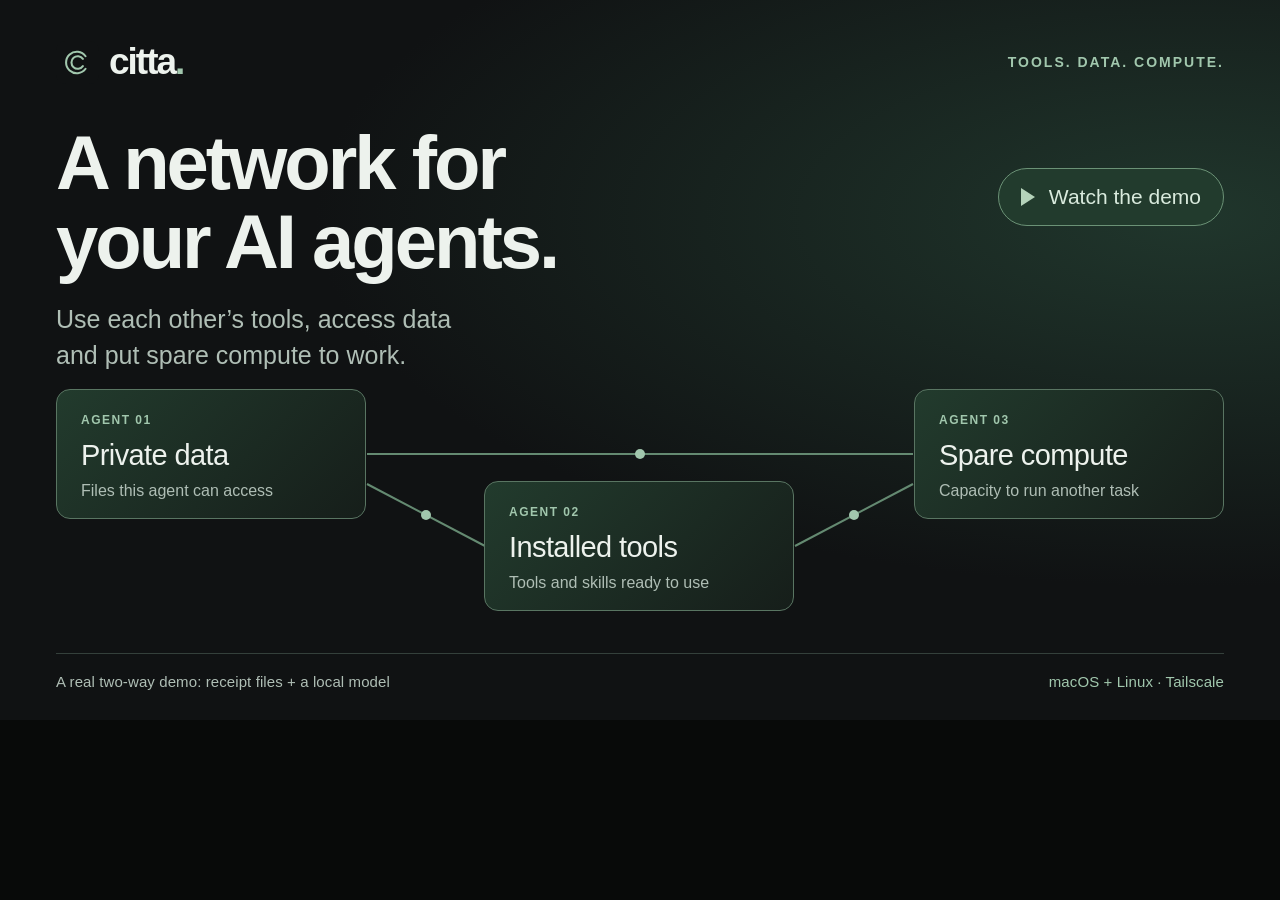
<file: docs/launch/gallery/demo-thumbnail.html>
<!doctype html>
<html lang="en">
<head><meta charset="utf-8"><title>Citta demo thumbnail</title><link rel="stylesheet" href="gallery.css"><style>
body{width:1280px;height:720px;overflow:hidden}.thumbnail{width:1280px;height:720px;margin:0;padding:40px 56px}.thumbnail header{margin-bottom:39px}.thumbnail h1{font-size:76px;line-height:1.04;letter-spacing:-3px;margin-bottom:20px}.thumbnail .intro{font-size:25px;line-height:1.45;max-width:660px}.thumbnail .mesh{position:absolute;left:56px;right:56px;top:360px;height:222px}.thumbnail .watch{position:absolute;right:56px;top:168px;display:flex;align-items:center;gap:14px;padding:16px 22px;border:1px solid #6b9276;border-radius:50px;background:#223b2d;font-size:21px;color:#d9eadd}.play{display:inline-block;width:0;height:0;border-top:9px solid transparent;border-bottom:9px solid transparent;border-left:14px solid #b5d3ba}.thumbnail footer{left:56px;right:56px;bottom:30px}
</style></head><body>
<section class="slide thumbnail">
<header><div class="brand"><img src="logo.svg" alt="">citta<span>.</span></div><span class="eyebrow">TOOLS. DATA. COMPUTE.</span></header>
<h1>A network for<br>your AI agents.</h1>
<p class="intro">Use each other’s tools, access data<br>and put spare compute to work.</p>
<div class="watch"><span class="play"></span>Watch the demo</div>
<div class="mesh" aria-label="Three connected agents with access to data, tools and compute">
<svg class="mesh-links" viewBox="0 0 1166 222" aria-hidden="true"><path d="M310 65 H856 M310 95 L428 157 M738 157 L856 95"/><circle cx="583" cy="65" r="5"/><circle cx="369" cy="126" r="5"/><circle cx="797" cy="126" r="5"/></svg>
<div class="network-agent data-agent"><span class="tiny">AGENT 01</span><strong>Private data</strong><span class="agent-detail">Files this agent can access</span></div>
<div class="network-agent tools-agent"><span class="tiny">AGENT 02</span><strong>Installed tools</strong><span class="agent-detail">Tools and skills ready to use</span></div>
<div class="network-agent compute-agent"><span class="tiny">AGENT 03</span><strong>Spare compute</strong><span class="agent-detail">Capacity to run another task</span></div>
</div>
<footer><span>A real two-way demo: receipt files + a local model</span><span>macOS + Linux · Tailscale</span></footer>
</section></body></html>
</file>
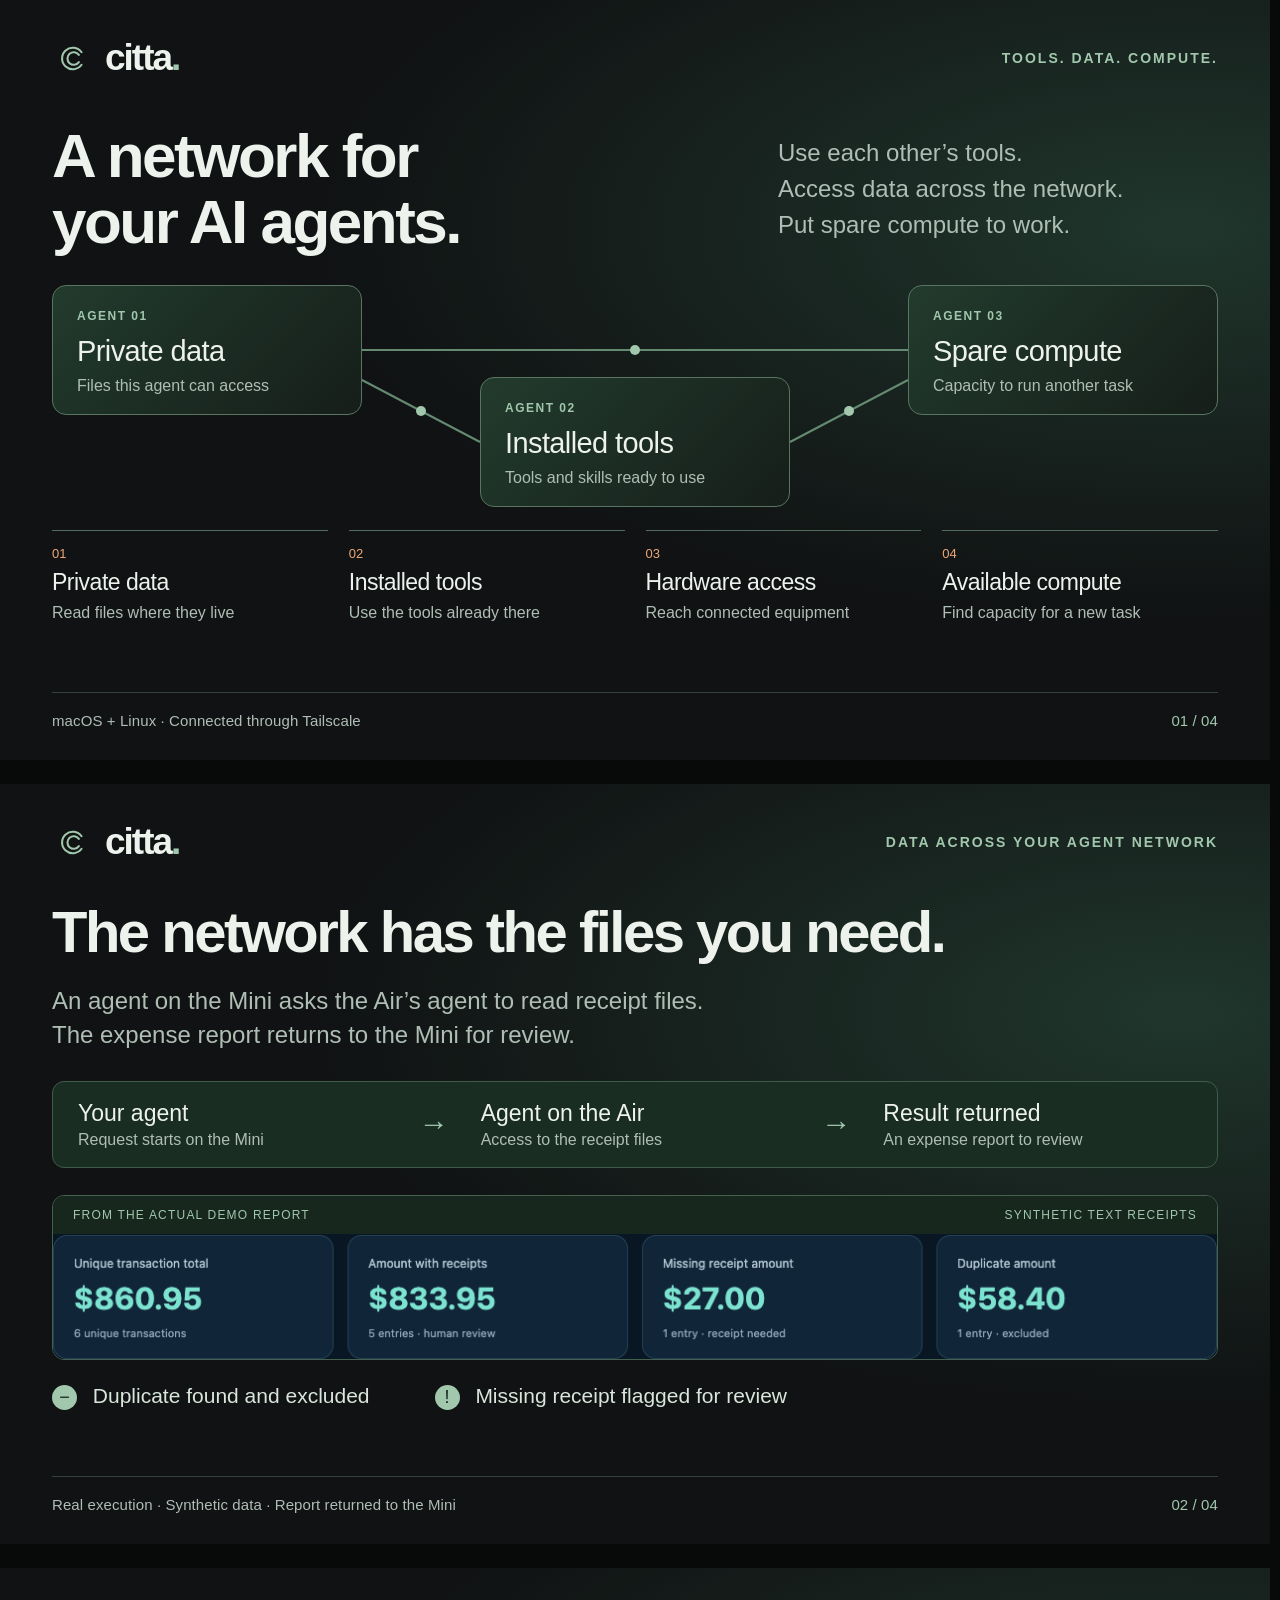
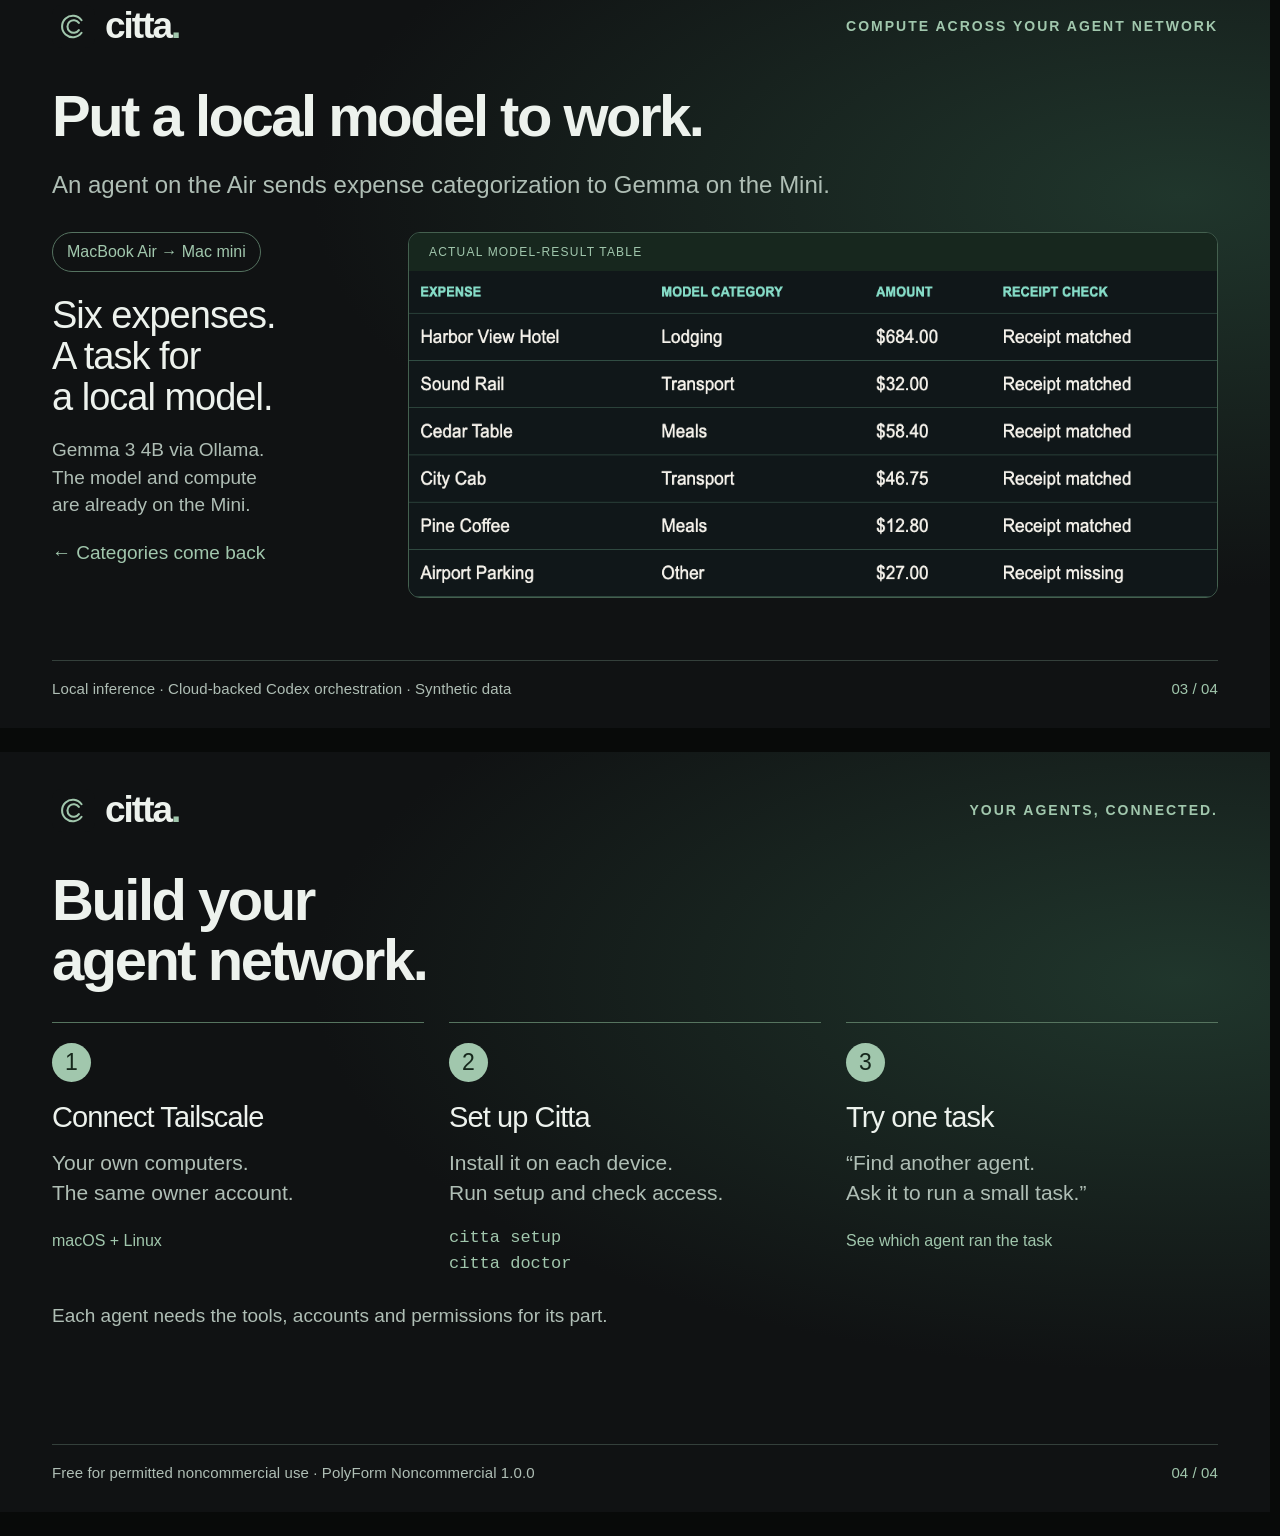
<file: docs/launch/gallery/gallery.html>
<!doctype html>
<html lang="en">
<head>
  <meta charset="utf-8">
  <title>Citta · Product Hunt gallery</title>
  <link rel="stylesheet" href="gallery.css">
</head>
<body>
  <section class="slide" id="01-your-devices">
    <header><div class="brand"><img src="logo.svg" alt="">citta<span>.</span></div><span class="eyebrow">TOOLS. DATA. COMPUTE.</span></header>
    <div class="hero"><h1>A network for<br>your AI agents.</h1><p>Use each other’s tools.<br>Access data across the network.<br>Put spare compute to work.</p></div>
    <div class="mesh" aria-label="Explanatory network diagram: three connected agents bring access to private data, installed tools and spare compute">
      <svg class="mesh-links" viewBox="0 0 1166 222" aria-hidden="true"><path d="M310 65 H856 M310 95 L428 157 M738 157 L856 95"/><circle cx="583" cy="65" r="5"/><circle cx="369" cy="126" r="5"/><circle cx="797" cy="126" r="5"/></svg>
      <div class="network-agent data-agent"><span class="tiny">AGENT 01</span><strong>Private data</strong><span class="agent-detail">Files this agent can access</span></div>
      <div class="network-agent tools-agent"><span class="tiny">AGENT 02</span><strong>Installed tools</strong><span class="agent-detail">Tools and skills ready to use</span></div>
      <div class="network-agent compute-agent"><span class="tiny">AGENT 03</span><strong>Spare compute</strong><span class="agent-detail">Capacity to run another task</span></div>
    </div>
    <div class="reasons"><div><b>01</b><strong>Private data</strong><span>Read files where they live</span></div><div><b>02</b><strong>Installed tools</strong><span>Use the tools already there</span></div><div><b>03</b><strong>Hardware access</strong><span>Reach connected equipment</span></div><div><b>04</b><strong>Available compute</strong><span>Find capacity for a new task</span></div></div>
    <footer><span>macOS + Linux · Connected through Tailscale</span><span>01 / 04</span></footer>
  </section>

  <section class="slide" id="02-the-files">
    <header><div class="brand"><img src="logo.svg" alt="">citta<span>.</span></div><span class="eyebrow">DATA ACROSS YOUR AGENT NETWORK</span></header>
    <h1>The network has the files you need.</h1>
    <p class="lead">An agent on the Mini asks the Air’s agent to read receipt files.<br>The expense report returns to the Mini for review.</p>
    <div class="route"><span>Your agent <small>Request starts on the Mini</small></span><b>→</b><span>Agent on the Air <small>Access to the receipt files</small></span><b>→</b><span>Result returned <small>An expense report to review</small></span></div>
    <div class="evidence"><div class="evidence-label"><span>FROM THE ACTUAL DEMO REPORT</span><span>SYNTHETIC TEXT RECEIPTS</span></div><img src="receipt-result.png" alt="Actual report: $860.95 unique transactions, $833.95 with receipts, $27 missing receipt and $58.40 duplicate excluded."></div>
    <div class="takeaways"><span><i>−</i> Duplicate found and excluded</span><span><i>!</i> Missing receipt flagged for review</span></div>
    <footer><span>Real execution · Synthetic data · Report returned to the Mini</span><span>02 / 04</span></footer>
  </section>

  <section class="slide" id="03-the-model">
    <header><div class="brand"><img src="logo.svg" alt="">citta<span>.</span></div><span class="eyebrow">COMPUTE ACROSS YOUR AGENT NETWORK</span></header>
    <h1>Put a local model to work.</h1>
    <p class="lead">An agent on the Air sends expense categorization to Gemma on the Mini.</p>
    <div class="model-layout"><div class="model-story"><span class="pill">MacBook Air → Mac mini</span><h2>Six expenses.<br>A task for<br>a local model.</h2><p>Gemma 3 4B via Ollama.<br>The model and compute<br>are already on the Mini.</p><div class="model-return">← Categories come back</div></div><div class="evidence model"><div class="evidence-label"><span>ACTUAL MODEL-RESULT TABLE</span></div><img src="model-result.png" alt="Actual model categories: hotel as lodging, rail and cab as transport, dinner and coffee as meals, and parking as other."></div></div>
    <footer><span>Local inference · Cloud-backed Codex orchestration · Synthetic data</span><span>03 / 04</span></footer>
  </section>

  <section class="slide" id="04-get-started">
    <header><div class="brand"><img src="logo.svg" alt="">citta<span>.</span></div><span class="eyebrow">YOUR AGENTS, CONNECTED.</span></header>
    <h1>Build your<br>agent network.</h1>
    <div class="steps"><div><span class="number">1</span><h2>Connect Tailscale</h2><p>Your own computers.<br>The same owner account.</p><div class="step-bottom">macOS + Linux</div></div><div><span class="number">2</span><h2>Set up Citta</h2><p>Install it on each device.<br>Run setup and check access.</p><div class="commands"><code>citta setup</code><code>citta doctor</code></div></div><div><span class="number">3</span><h2>Try one task</h2><p>“Find another agent.<br>Ask it to run a small task.”</p><div class="step-bottom">See which agent ran the task</div></div></div>
    <div class="setup-note">Each agent needs the tools, accounts and permissions for its part.</div>
    <footer><span>Free for permitted noncommercial use · PolyForm Noncommercial 1.0.0</span><span>04 / 04</span></footer>
  </section>
</body>
</html>
</file>
<file: docs/launch/gallery/gallery.css>
:root{--bg:#101213;--surface:#1b2020;--line:#34403b;--fg:#edf2ed;--muted:#afbeb5;--green:#a1c7ad;--orange:#eea778}
*{box-sizing:border-box}body{margin:0;background:#080a09;font-family:Arial,Helvetica,sans-serif;color:var(--fg)}
.slide{width:1270px;height:760px;position:relative;overflow:hidden;padding:36px 52px;background:radial-gradient(ellipse at 93% 30%,#20362c 0%,transparent 52%),var(--bg);margin-bottom:24px}
header{display:flex;align-items:center;justify-content:space-between;height:44px;margin-bottom:38px}.brand{display:flex;align-items:center;font-size:37px;font-weight:750;letter-spacing:-2px}.brand img{width:43px;height:43px;margin-right:10px}.brand span{color:var(--green)}.eyebrow{font-size:14px;letter-spacing:2px;color:var(--green);font-weight:700}
h1{font-size:58px;line-height:1.04;letter-spacing:-2.5px;font-weight:600;margin:0 0 22px}p{font-size:23px;line-height:1.45;color:var(--muted);margin:0}.lead{font-size:24px;line-height:1.4}footer{position:absolute;bottom:31px;left:52px;right:52px;border-top:1px solid var(--line);padding-top:19px;display:flex;justify-content:space-between;color:var(--muted);font-size:15px;letter-spacing:.1px}footer span:last-child{color:var(--green)}
.hero{padding-top:5px;display:flex;align-items:center;justify-content:space-between}.hero h1{font-size:62px;margin-bottom:0;line-height:1.07}.hero p{font-size:24px;line-height:1.5;width:440px}.mesh{position:relative;margin-top:29px;height:222px}.mesh-links{position:absolute;inset:0;width:100%;height:100%;overflow:visible}.mesh-links path{fill:none;stroke:#648a71;stroke-width:2}.mesh-links circle{fill:var(--green)}.network-agent{position:absolute;width:310px;height:130px;border:1px solid #597562;border-radius:14px;background:linear-gradient(135deg,#223b2d,#161e1a);padding:20px 24px}.data-agent{left:0;top:0}.tools-agent{left:428px;top:92px}.compute-agent{right:0;top:0}.tiny{font-size:12px;letter-spacing:1.5px;color:var(--green);font-weight:600}.network-agent strong{font-weight:500;font-size:29px;line-height:1.2;display:block;margin-top:10px;letter-spacing:-.6px}.agent-detail{display:block;color:var(--muted);font-size:16px;margin-top:9px}
.reasons{display:grid;grid-template-columns:repeat(4,1fr);gap:21px;margin-top:23px}.reasons div{border-top:1px solid #526b5c;padding-top:15px}.reasons b{color:var(--orange);font-size:13px;font-weight:500;display:block;margin-bottom:8px}.reasons strong{display:block;font-size:23px;letter-spacing:-.5px;font-weight:500;margin-bottom:8px}.reasons span{color:var(--muted);font-size:16px}
.route{display:flex;align-items:center;gap:32px;margin:29px 0 27px;padding:18px 25px;border:1px solid #405b4a;border-radius:12px;background:#1a2d23}.route>span{flex:1;font-size:23px;line-height:1.15}.route small{display:block;color:var(--muted);font-size:16px;margin-top:5px}.route b{color:var(--green);font-size:30px;font-weight:400}.evidence{border:1px solid #44604f;border-radius:12px;overflow:hidden;background:#101a20}.evidence-label{padding:12px 20px;display:flex;justify-content:space-between;color:var(--green);font-size:12px;letter-spacing:1.2px;background:#17271e}.evidence img{display:block;width:100%;height:auto}.takeaways{display:flex;gap:65px;margin-top:24px;font-size:21px;color:#d9e6dc}.takeaways i{display:inline-flex;align-items:center;justify-content:center;width:25px;height:25px;background:#a1c7ad;color:#15261c;font-size:18px;font-style:normal;border-radius:50%;margin-right:10px}
.model-layout{display:grid;grid-template-columns:320px 1fr;gap:36px;margin-top:30px;align-items:start}.pill{display:inline-block;border:1px solid #557260;color:var(--green);border-radius:30px;padding:10px 14px;font-size:16px}.model-story h2{font-size:38px;line-height:1.08;letter-spacing:-1px;font-weight:500;margin:23px 0 18px}.model-story p{font-size:19px}.model-return{color:var(--green);font-size:19px;margin-top:23px}.model.evidence{margin-top:0}.model.evidence img{height:326px;object-fit:fill}
.steps{display:grid;grid-template-columns:repeat(3,1fr);gap:25px;margin-top:31px}.steps>div{border-top:1px solid #56745f;padding-top:20px;position:relative;min-height:250px}.number{display:flex;align-items:center;justify-content:center;width:39px;height:39px;border-radius:50%;background:var(--green);color:#16281c;font-size:23px}.steps h2{font-size:29px;letter-spacing:-.9px;font-weight:500;margin:19px 0 14px}.steps p{font-size:21px;line-height:1.45}.step-bottom{font-size:16px;color:var(--green);margin-top:23px}.commands{display:flex;flex-direction:column;gap:7px;margin-top:19px}.commands code{font-size:17px;color:var(--green)}.setup-note{margin-top:32px;color:var(--muted);font-size:19px}
</file>
